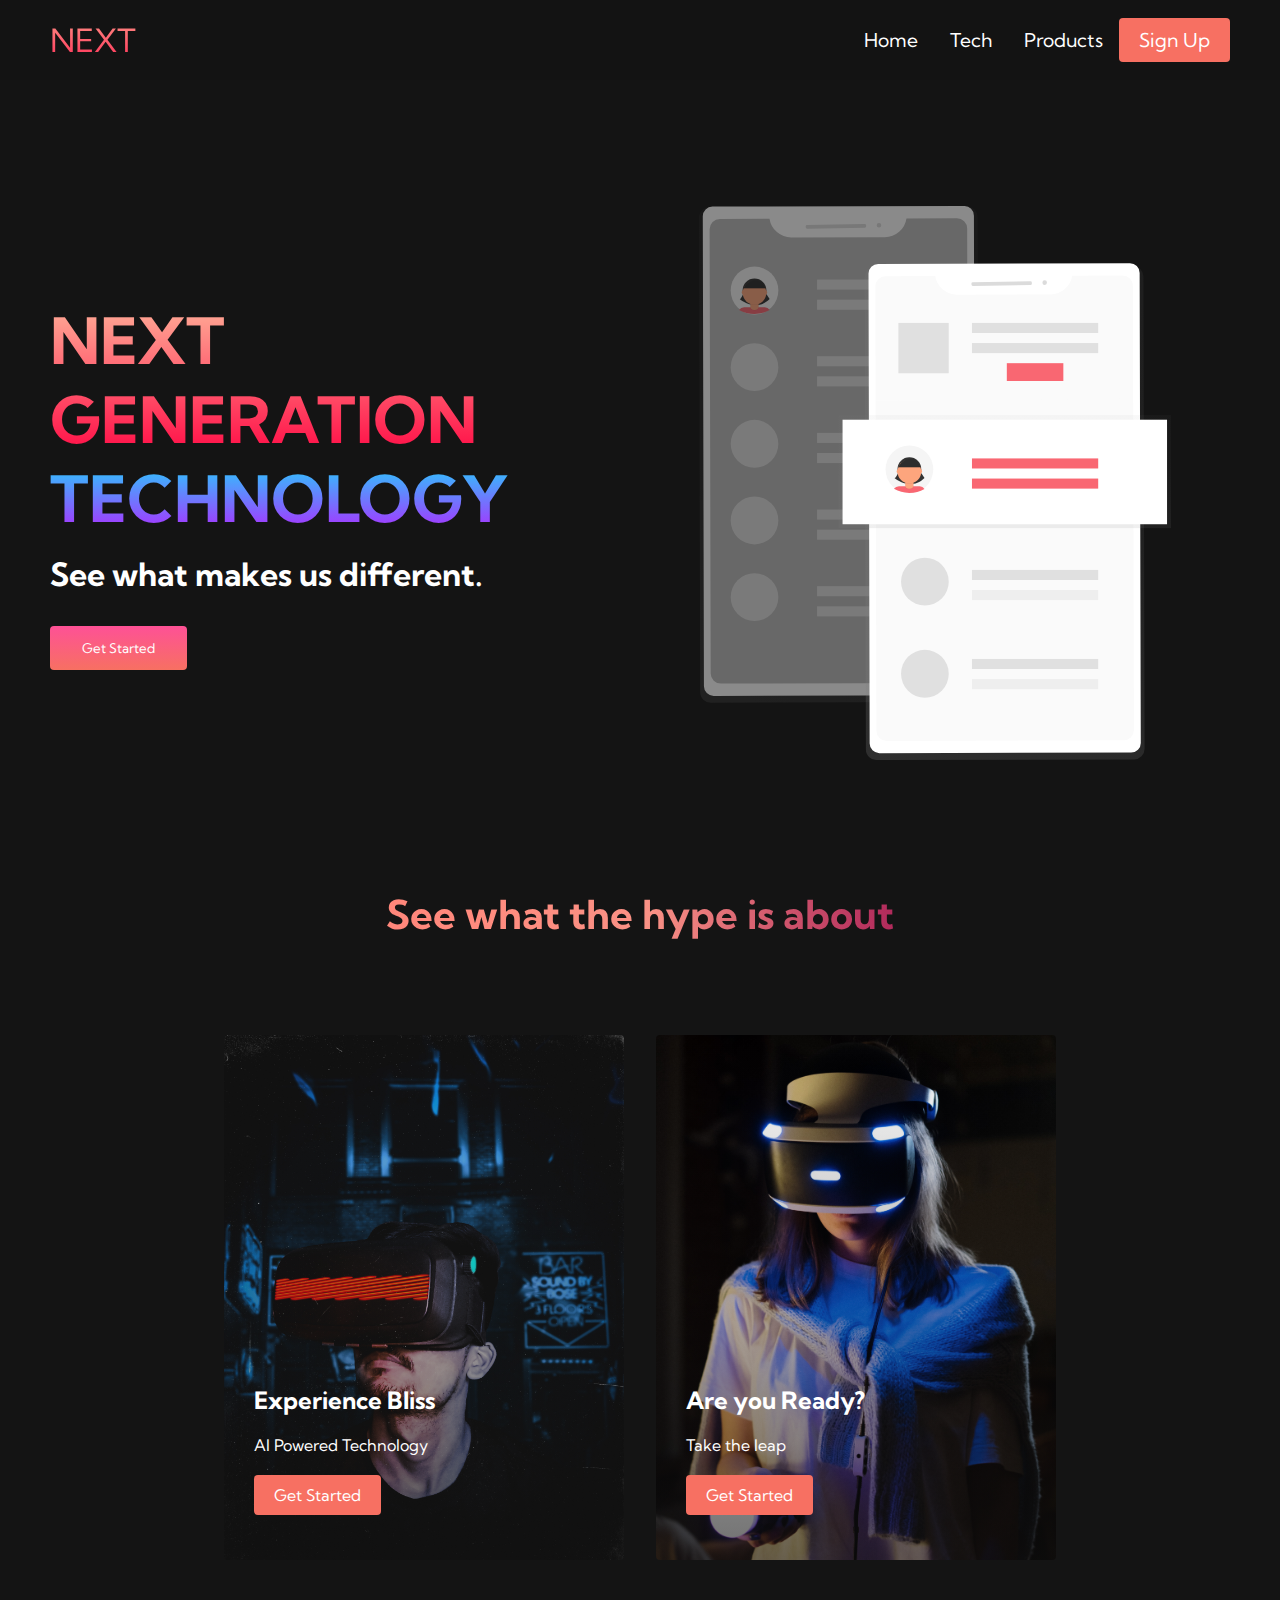
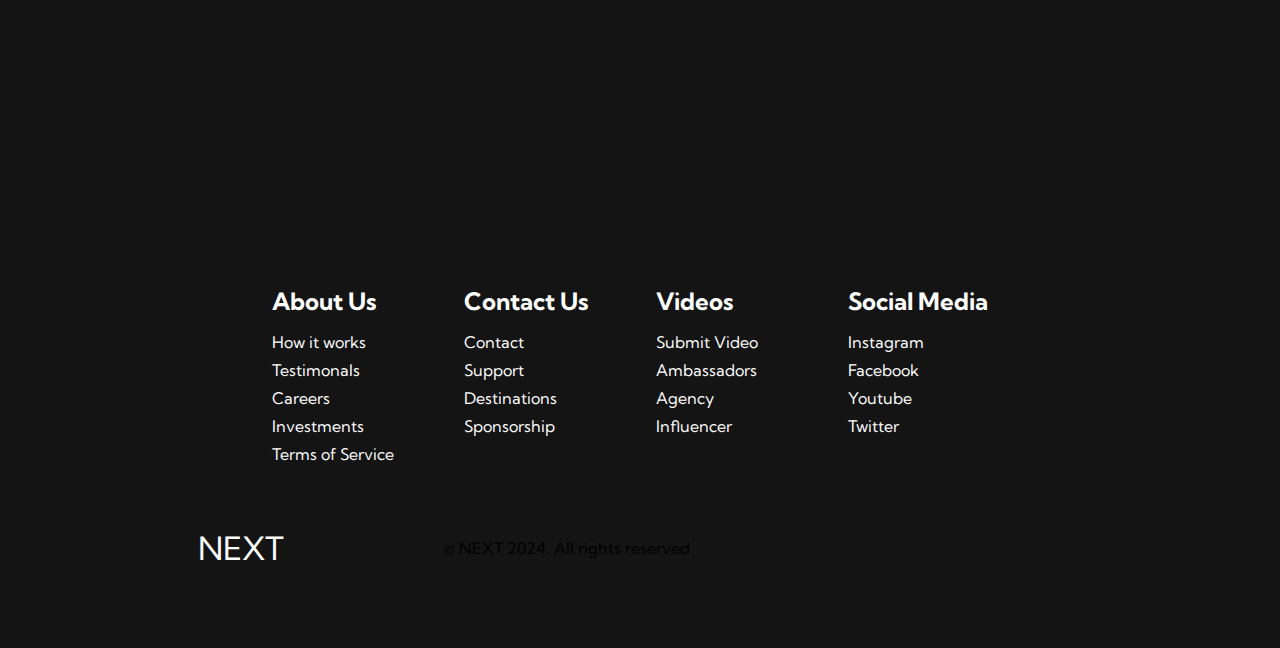
<file: index.html>
<!DOCTYPE html>
<html lang="en">
    <head>
        <meta charset="UTF-8" />
        <meta name="viewport" content="width=device-width, initial-scale=1.0" />
        <title>NEXT Website</title>
        <link rel="stylesheet" href="./style.css" />
        <script src="./app.js" defer></script>
        <link
            href="https://fonts.googleapis.com/css2?family=Kumbh+Sans:wght@100..900&display=swap"
            rel="stylesheet"
        />
    </head>
    <body>
        <!-- Navbar section -->
        <nav class="navbar">
            <div class="navbar__container">
                <a href="/" id="navbar__logo">NEXT</a>
                <div class="navbar__toggle" id="mobile-menu">
                    <span class="bar"></span>
                    <span class="bar"></span>
                    <span class="bar"></span>
                </div>
                <ul class="navbar__menu">
                    <li class="navbar__item">
                        <a href="/" class="navbar__links">Home</a>
                    </li>
                    <li class="navbar__item">
                        <a href="/tech.html" class="navbar__links">Tech</a>
                    </li>
                    <li class="navbar__item">
                        <a href="/" class="navbar__links">Products</a>
                    </li>
                    <li class="navbar__btn">
                        <a href="/" class="button">Sign Up</a>
                    </li>
                </ul>
            </div>
        </nav>

        <!-- Hero Section -->
        <div class="main">
            <div class="main__container">
                <div class="main__content">
                    <h1>NEXT GENERATION</h1>
                    <h2>TECHNOLOGY</h2>
                    <p>See what makes us different.</p>
                    <button class="main__btn">
                        <a href="/">Get Started</a>
                    </button>
                </div>
                <div class="main__img--container">
                    <img src="./images/pic1.svg" alt="pic   " id="main__img" />
                </div>
            </div>
        </div>

        <!-- Services Section -->
        <div class="services">
            <h1>See what the hype is about</h1>
            <div class="services__container">
                <div class="services__card">
                    <h2>Experience Bliss</h2>
                    <p>AI Powered Technology</p>
                    <button>Get Started</button>
                </div>
                <div class="services__card">
                    <h2>Are you Ready?</h2>
                    <p>Take the leap</p>
                    <button>Get Started</button>
                </div>
            </div>
        </div>

        <!-- Footer Section -->
        <div class="footer__container">
            <div class="footer__links">
                <div class="footer__link--wrapper">
                    <div class="footer__link--items">
                        <h2>About Us</h2>
                        <a href="/">How it works</a>
                        <a href="/">Testimonals</a>
                        <a href="/">Careers</a>
                        <a href="/">Investments</a>
                        <a href="/">Terms of Service</a>
                    </div>
                    <div class="footer__link--items">
                        <h2>Contact Us</h2>
                        <a href="/">Contact</a>
                        <a href="/">Support</a>
                        <a href="/">Destinations</a>
                        <a href="/">Sponsorship</a>
                    </div>
                    <div class="footer__link--items">
                        <h2>Videos</h2>
                        <a href="/">Submit Video</a>
                        <a href="/">Ambassadors</a>
                        <a href="/">Agency</a>
                        <a href="/">Influencer</a>
                    </div>
                    <div class="footer__link--items">
                        <h2>Social Media</h2>
                        <a href="/">Instagram</a>
                        <a href="/">Facebook</a>
                        <a href="/">Youtube</a>
                        <a href="/">Twitter</a>
                    </div>
                </div>
            </div>
            <div class="social__media">
                <div class="social__media--wrap">
                    <div class="footer__logo">
                        <a href="/" id="footer__logo">
                            <i class="fas fa-gem"></i>NEXT
                        </a>
                    </div>
                    <p class="website__right">
                        © NEXT 2024. All rights reserved
                    </p>
                    <div class="social__icons">
                        <a href="/" class="social__icon--link" target="_blank"
                            ><i class="fab fa-facebook"></i
                        ></a>
                        <a href="/" class="social__icon--link" target="_blank"
                            ><i class="fab fa-instagram"></i
                        ></a>
                        <a href="/" class="social__icon--link" target="_blank"
                            ><i class="fab fa-twitter"></i
                        ></a>
                        <a href="/" class="social__icon--link" target="_blank"
                            ><i class="fab fa-linkedin"></i
                        ></a>
                        <a href="/" class="social__icon--link" target="_blank"
                            ><i class="fab fa-youtube"></i
                        ></a>
                    </div>
                </div>
            </div>
        </div>
    </body>
</html>
</file>
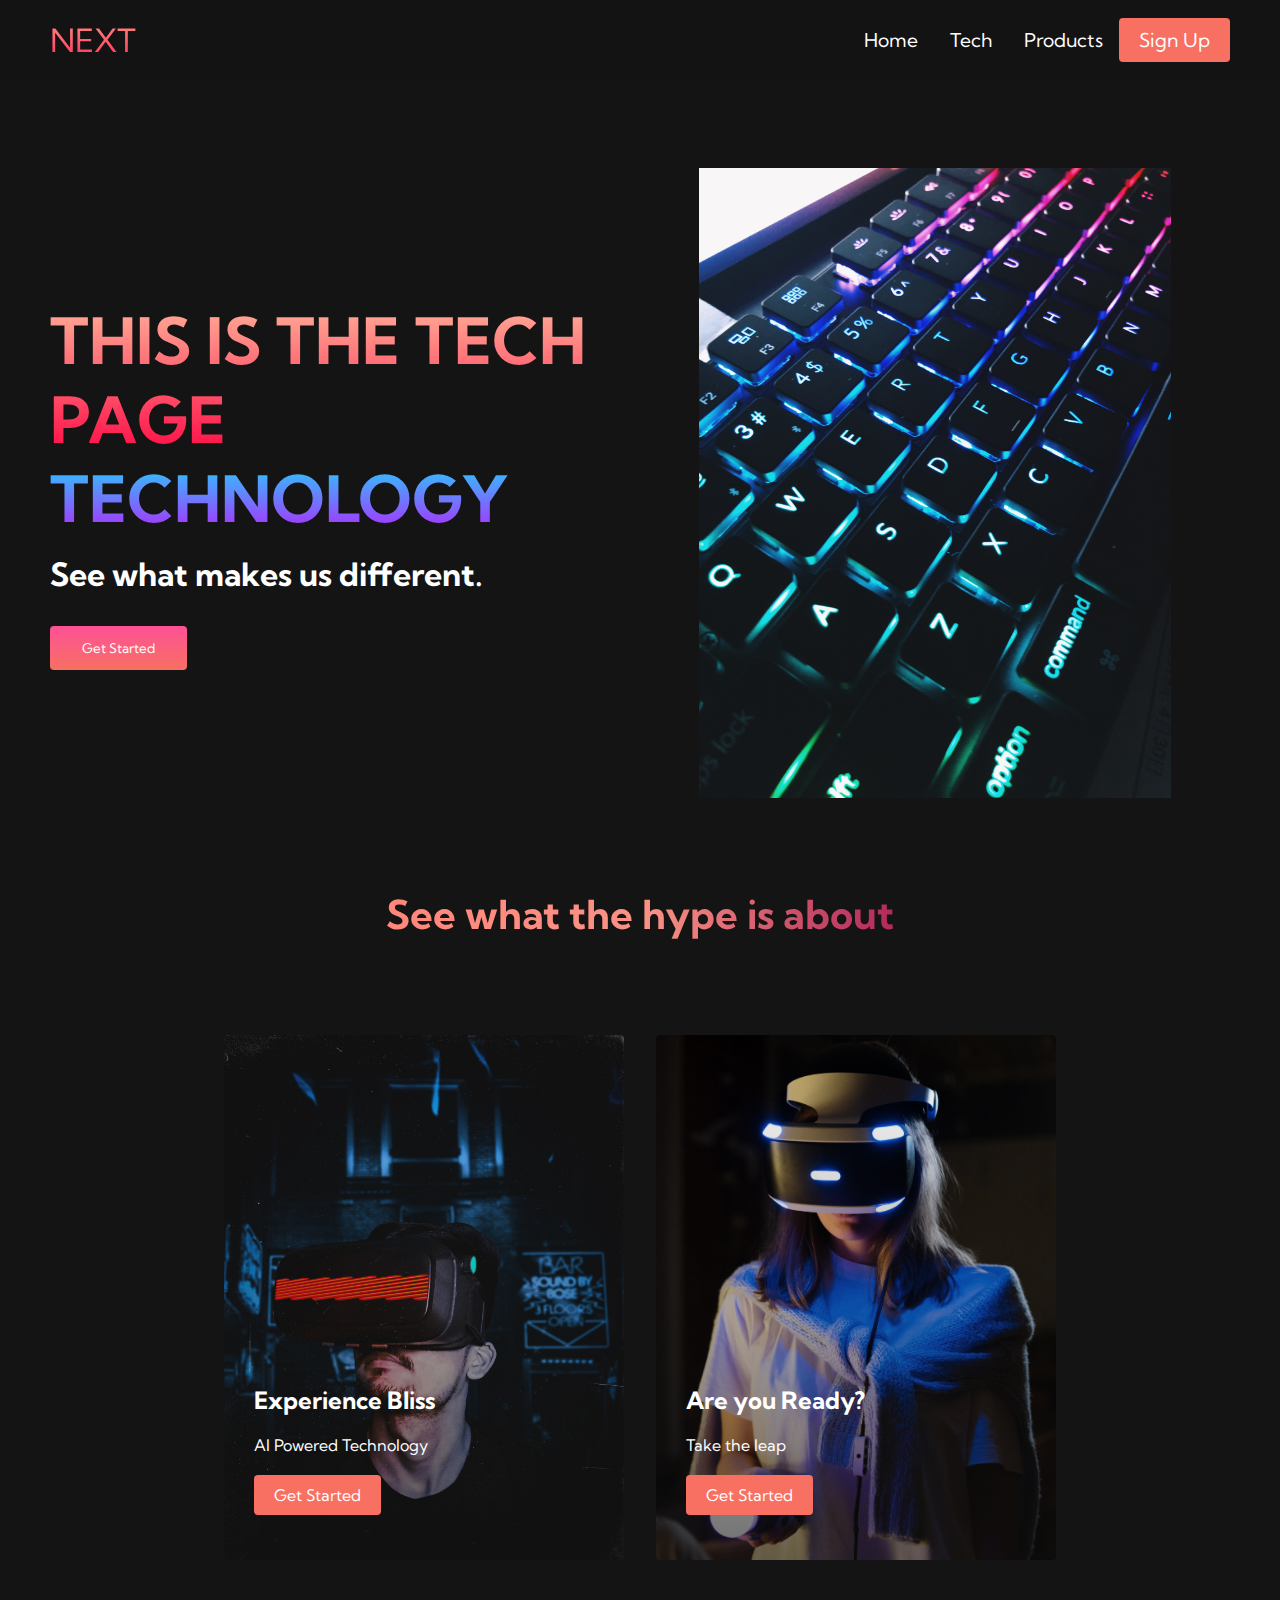
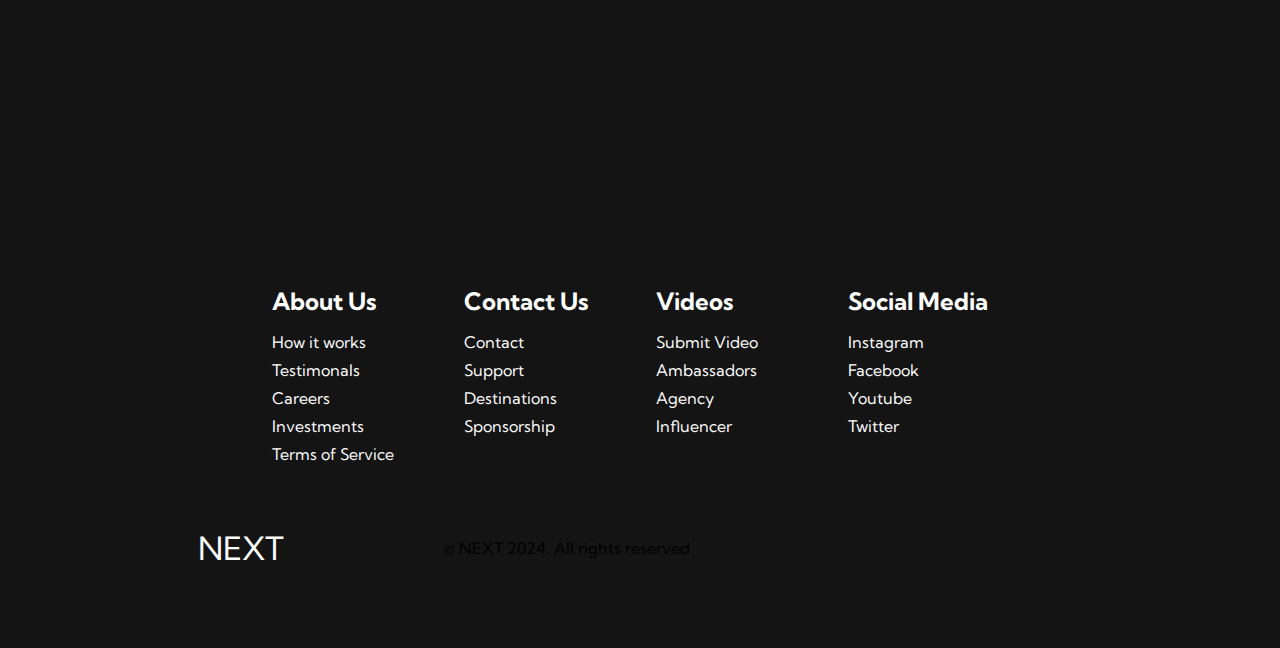
<file: tech.html>
<!DOCTYPE html>
<html lang="en">
    <head>
        <meta charset="UTF-8" />
        <meta name="viewport" content="width=device-width, initial-scale=1.0" />
        <title>NEXT Website</title>
        <link rel="stylesheet" href="./style.css" />
        <script src="./app.js" defer></script>
        <link
            href="https://fonts.googleapis.com/css2?family=Kumbh+Sans:wght@100..900&display=swap"
            rel="stylesheet"
        />
    </head>
    <body>
        <!-- Navbar section -->
        <nav class="navbar">
            <div class="navbar__container">
                <a href="/" id="navbar__logo">NEXT</a>
                <div class="navbar__toggle" id="mobile-menu">
                    <span class="bar"></span>
                    <span class="bar"></span>
                    <span class="bar"></span>
                </div>
                <ul class="navbar__menu">
                    <li class="navbar__item">
                        <a href="/" class="navbar__links">Home</a>
                    </li>
                    <li class="navbar__item">
                        <a href="/tech.html" class="navbar__links">Tech</a>
                    </li>
                    <li class="navbar__item">
                        <a href="/" class="navbar__links">Products</a>
                    </li>
                    <li class="navbar__btn">
                        <a href="/" class="button">Sign Up</a>
                    </li>
                </ul>
            </div>
        </nav>

        <!-- Hero Section -->
        <div class="main">
            <div class="main__container">
                <div class="main__content">
                    <h1>THIS IS THE TECH PAGE</h1>
                    <h2>TECHNOLOGY</h2>
                    <p>See what makes us different.</p>
                    <button class="main__btn">
                        <a href="/">Get Started</a>
                    </button>
                </div>
                <div class="main__img--container">
                    <img src="./images/pic2.jpg" alt="pic   " id="main__img" />
                </div>
            </div>
        </div>

        <!-- Services Section -->
        <div class="services">
            <h1>See what the hype is about</h1>
            <div class="services__container">
                <div class="services__card">
                    <h2>Experience Bliss</h2>
                    <p>AI Powered Technology</p>
                    <button>Get Started</button>
                </div>
                <div class="services__card">
                    <h2>Are you Ready?</h2>
                    <p>Take the leap</p>
                    <button>Get Started</button>
                </div>
            </div>
        </div>

        <!-- Footer Section -->
        <div class="footer__container">
            <div class="footer__links">
                <div class="footer__link--wrapper">
                    <div class="footer__link--items">
                        <h2>About Us</h2>
                        <a href="/">How it works</a>
                        <a href="/">Testimonals</a>
                        <a href="/">Careers</a>
                        <a href="/">Investments</a>
                        <a href="/">Terms of Service</a>
                    </div>
                    <div class="footer__link--items">
                        <h2>Contact Us</h2>
                        <a href="/">Contact</a>
                        <a href="/">Support</a>
                        <a href="/">Destinations</a>
                        <a href="/">Sponsorship</a>
                    </div>
                    <div class="footer__link--items">
                        <h2>Videos</h2>
                        <a href="/">Submit Video</a>
                        <a href="/">Ambassadors</a>
                        <a href="/">Agency</a>
                        <a href="/">Influencer</a>
                    </div>
                    <div class="footer__link--items">
                        <h2>Social Media</h2>
                        <a href="/">Instagram</a>
                        <a href="/">Facebook</a>
                        <a href="/">Youtube</a>
                        <a href="/">Twitter</a>
                    </div>
                </div>
            </div>
            <div class="social__media">
                <div class="social__media--wrap">
                    <div class="footer__logo">
                        <a href="/" id="footer__logo">
                            <i class="fas fa-gem"></i>NEXT
                        </a>
                    </div>
                    <p class="website__right">
                        © NEXT 2024. All rights reserved
                    </p>
                    <div class="social__icons">
                        <a href="/" class="social__icon--link" target="_blank"
                            ><i class="fab fa-facebook"></i
                        ></a>
                        <a href="/" class="social__icon--link" target="_blank"
                            ><i class="fab fa-instagram"></i
                        ></a>
                        <a href="/" class="social__icon--link" target="_blank"
                            ><i class="fab fa-twitter"></i
                        ></a>
                        <a href="/" class="social__icon--link" target="_blank"
                            ><i class="fab fa-linkedin"></i
                        ></a>
                        <a href="/" class="social__icon--link" target="_blank"
                            ><i class="fab fa-youtube"></i
                        ></a>
                    </div>
                </div>
            </div>
        </div>
    </body>
</html>
</file>
<file: style.css>
* {
    margin: 0;
    padding: 0;
    box-sizing: border-box;
    font-family: "Kumbh Sans", sans-serif;
}

.navbar {
    background: #131313;
    height: 80px;
    display: flex;
    justify-content: center;
    align-items: center;
    font-size: 1.2rem;
    position: sticky;
    top: 0;
    z-index: 999;
}

.navbar__container {
    display: flex;
    justify-content: space-between;
    height: 80px;
    z-index: 1;
    width: 100%;
    max-width: 1300px;
    margin: 0 auto;
    padding: 0 50px;
}

#navbar__logo {
    background-color: #ff8177;
    background-image: linear-gradient(to top, #ff0844 0%, #ffb999 100%);
    background-size: 100%;
    -webkit-background-clip: text;
    -moz-background-clip: text;
    -webkit-text-fill-color: transparent;
    -moz-text-fill-color: transparent;
    display: flex;
    align-items: center;
    cursor: pointer;
    text-decoration: none;
    font-size: 2rem;
}

.fa-gem {
    margin-right: 0.5rem;
}

.navbar__menu {
    display: flex;
    align-items: center;
    list-style: none;
    text-align: center;
}

.navbar__item {
    height: 80px;
}

.navbar__links {
    color: #fff;
    display: flex;
    align-items: center;
    justify-content: center;
    text-decoration: none;
    padding: 0 1rem;
    height: 100%;
}

.navbar_btn {
    display: flex;
    justify-content: center;
    align-items: center;
    padding: 0 1rem;
    width: 100%;
}

.button {
    display: flex;
    justify-content: center;
    align-items: center;
    text-decoration: none;
    padding: 10px 20px;
    height: 100%;
    width: 100%;
    border: none;
    outline: none;
    border-radius: 4px;
    background: #f77062;
    color: #fff;
}

.button:hover {
    background: #4837ff;
    transition: all 0.3s ease;
}

.navbar__links:hover {
    color: #f77062;
    transition: all 0.3s ease;
}

@media screen and (max-width: 960px) {
    .navbar__container {
        display: flex;
        justify-content: space-between;
        height: 80px;
        z-index: 1;
        width: 100%;
        max-width: 1300px;
        padding: 0;
    }

    .navbar__menu {
        display: grid;
        grid-template-columns: auto;
        margin: 0;
        width: 100%;
        position: absolute;
        top: -1000px;
        opacity: 0;
        transition: all 0.5s ease;
        height: 50vh;
        z-index: -1;
        background: #131313;
    }

    .navbar__menu.active {
        background: #131313;
        top: 100%;
        opacity: 1;
        transition: all 0.5s ease;
        z-index: 99;
        height: 50vh;
        font-size: 1.6rem;
    }

    #navbar__logo {
        padding-left: 25px;
    }

    .navbar__toggle .bar {
        width: 25px;
        height: 3px;
        margin: 5px auto;
        transition: all 0.3s ease-in-out;
        background: #fff;
    }

    .navbar__item {
        width: 100%;
    }

    .navbar__links {
        text-align: center;
        padding: 2rem;
        width: 100%;
        display: table;
    }

    #mobile_menu {
        position: absolute;
        top: 20%;
        right: 5%;
        transform: translate(5%, 20%);
    }

    .navbar__btn {
        padding-bottom: 2rem;
        display: flex;
        justify-content: center;
    }

    .button {
        display: flex;
        justify-content: center;
        align-items: center;
        width: 80%;
        height: 80px;
        margin: 0;
    }

    .navbar__toggle .bar {
        display: block;
        cursor: pointer;
    }

    #mobile-menu.is-active .bar:nth-child(2) {
        opacity: 0;
    }

    #mobile-menu.is-active .bar:nth-child(1) {
        transform: translateY(8px) rotate(45deg);
    }

    #mobile-menu.is-active .bar:nth-child(3) {
        transform: translateY(-8px) rotate(-45deg);
    }
}

/* Hero Section CSS*/
.main {
    background-color: #141414;
}

.main__container {
    display: grid;
    grid-template-columns: 1fr 1fr;
    align-items: center;
    justify-self: center;
    margin: 0 auto;
    height: 90vh;
    background-color: #141414;
    z-index: 1;
    width: 100%;
    max-width: 1300px;
    padding: 0 50px;
}

.main__content h1 {
    font-size: 4rem;
    background-color: #ff8177;
    background-image: linear-gradient(to top, #ff0844 0%, #ffb199 100%);
    background-size: 100%;
    -webkit-background-clip: text;
    -moz-background-clip: text;
    -webkit-text-fill-color: transparent;
    -moz-text-fill-color: transparent;
}

.main__content h2 {
    font-size: 4rem;
    background-color: #ff8177;
    background-image: linear-gradient(to top, #b721ff 0%, #21d4fd 100%);
    background-size: 100%;
    -webkit-background-clip: text;
    -moz-background-clip: text;
    -webkit-text-fill-color: transparent;
    -moz-text-fill-color: transparent;
}

.main__content p {
    margin-top: 1rem;
    font-size: 2rem;
    font-weight: 700;
    color: #fff;
}

.main__btn {
    font-style: 1rem;
    background-image: linear-gradient(to top, #f77062 0%, #fe5196 100%);
    padding: 14px 32px;
    border: none;
    border-radius: 4px;
    color: #fff;
    margin-top: 2rem;
    cursor: pointer;
    position: relative;
    transition: all 0.35s;
    outline: none;
}

.main__btn a {
    position: relative;
    z-index: 2;
    color: #fff;
    text-decoration: none;
}

.main__btn:after {
    position: absolute;
    content: "";
    top: 0;
    left: 0;
    width: 0;
    height: 100%;
    background: #4837ff;
    transition: all 0.35s;
    border-radius: 4px;
}

.main__btn:hover {
    color: #fff;
}

.main__btn:hover:after {
    width: 100%;
}

.main__img--container {
    text-align: center;
}

#main__img {
    height: 80%;
    width: 80%;
}

/* Mobile Responsive */
@media screen and (max-width: 768px) {
    .main__container {
        display: grid;
        grid-template-columns: auto;
        align-items: center;
        justify-self: center;
        width: 100%;
        margin: 0 auto;
        height: 90vh;
    }

    .main__content {
        text-align: center;
        margin-bottom: 4rem;
    }

    .main__content h1 {
        font-size: 2.5rem;
        margin-top: 2rem;
    }

    .main__content h2 {
        font-size: 3rem;
    }

    .main__content p {
        margin-top: 1rem;
        font-size: 1.5rem;
    }
}

@media screen and (max-width: 480px) {
    .main__content h1 {
        font-size: 2rem;
        margin-top: 3rem;
    }

    .main__content h2 {
        font-size: 2rem;
    }

    .main__content p {
        margin-top: 2rem;
        font-size: 1.5rem;
    }

    .main__btn {
        padding: 12px 36px;
        margin: 2.5rem 0;
    }
}

/* Services Section CSS */
.services {
    background: #141414;
    display: flex;
    flex-direction: column;
    align-items: center;
    height: 100vh;
}

.services h1 {
    background-color: #ff8177;
    background-image: linear-gradient(
        to right,
        #ff8177 0%,
        #ff867a 0%,
        #ff8c7f 21%,
        #f99185 52%,
        #cf556c 78%,
        #b12a5b 100%
    );
    background-size: 100%;
    margin-bottom: 5rem;
    font-size: 2.5rem;
    -webkit-background-clip: text;
    -moz-background-clip: text;
    -webkit-text-fill-color: transparent;
    -moz-text-fill-color: transparent;
}

.services__container {
    display: flex;
    justify-content: center;
    flex-wrap: wrap;
}

.services__card {
    margin: 1rem;
    height: 525px;
    width: 400px;
    border-radius: 4px;
    background-image: linear-gradient(
            to bottom,
            rgba(0, 0, 0, 0) 0%,
            rgba(17, 17, 17, 0.6) 100%
        ),
        url("./images//pic3.jpg");
    background-size: cover;
    position: relative;
    color: #fff;
}

.services__card:nth-child(2) {
    background-image: linear-gradient(
            to bottom,
            rgba(0, 0, 0, 0) 0%,
            rgba(17, 17, 17, 0.6) 100%
        ),
        url("./images//pic4.jpg");
}

.services h2 {
    position: absolute;
    top: 350px;
    left: 30px;
}

.services__card p {
    position: absolute;
    top: 400px;
    left: 30px;
}

.services__card button {
    color: #fff;
    padding: 10px 20px;
    border: none;
    outline: none;
    border-radius: 4px;
    background: #f77062;
    position: absolute;
    top: 440px;
    left: 30px;
    font-size: 1rem;
    cursor: pointer;
}

.services__card:hover {
    transform: scale(1.075);
    transition: 0.2s ease-in;
}

@media screen and (max-width: 960px) {
    .services {
        height: 1600px;
    }

    .services h1 {
        font-size: 2rem;
        margin-top: 12rem;
    }
}

@media screen and (max-width: 480px) {
    .services {
        height: 1400px;
    }

    .services h1 {
        font-size: 1.2rem;
    }

    .services__card {
        width: 300px;
    }
}

/* Footer CSS */

.footer__container {
    background-color: #141414;
    padding: 5rem 0;
    display: flex;
    flex-direction: column;
    justify-content: center;
    align-items: center;
}

#footer__logo {
    color: #fff;
    display: flex;
    align-items: center;
    cursor: pointer;
    text-decoration: none;
    font-size: 2rem;
}

.footer__links {
    width: 100%;
    max-width: 1000px;
    display: flex;
    justify-content: center;
}

.footer__link--wrapper {
    display: flex;
}

.footer__link--items {
    display: flex;
    flex-direction: column;
    align-items: flex-start;
    margin: 16px;
    text-align: left;
    width: 160px;
    box-sizing: border-box;
}

.footer__link--items h2 {
    margin-bottom: 16px;
}

.footer__link--items > h2 {
    color: #fff;
}

.footer__link--items a {
    color: #fff;
    text-decoration: none;
    margin-bottom: 0.5rem;
}

.footer__link--items a:hover {
    color: #e9e9e9;
    transition: 0.3s ease-out;
}

/* Social Icons */
.social__icon--link {
    color: #fff;
    font-size: 24px;
}

.social__media {
    max-width: 1000px;
    width: 100%;
}

.social__media--wrap {
    display: flex;
    justify-content: space-between;
    align-items: center;
    width: 90%;
    max-width: 1000px;
    margin: 40px auto 0 auto;
}

.social__icons {
    display: flex;
    justify-content: center;
    align-items: center;
    width: 240px;
}

.social__logo {
    color: #fff;
    justify-self: flex-start;
    margin-left: 20px;
    cursor: pointer;
    text-decoration: none;
    font-size: 2rem;
    display: flex;
    align-items: center;
    margin-bottom: 16px;
}

.website__rights {
    color: #fff;
}

@media screen and (max-width: 820px) {
    .footer__links {
        padding-top: 2rem;
    }

    #footer__logo {
        margin-bottom: 2rem;
    }

    .website__rights {
        margin-bottom: 2rem;
    }

    .footer__link--wrapper {
        flex-direction: column;
    }

    .social__media--wrap {
        flex-direction: column;
    }
}

@media screen and (max-width: 480px) {
    .footer__link--items {
        margin: 0;
        padding: 10px;
        width: 100%;
    }
}
</file>
